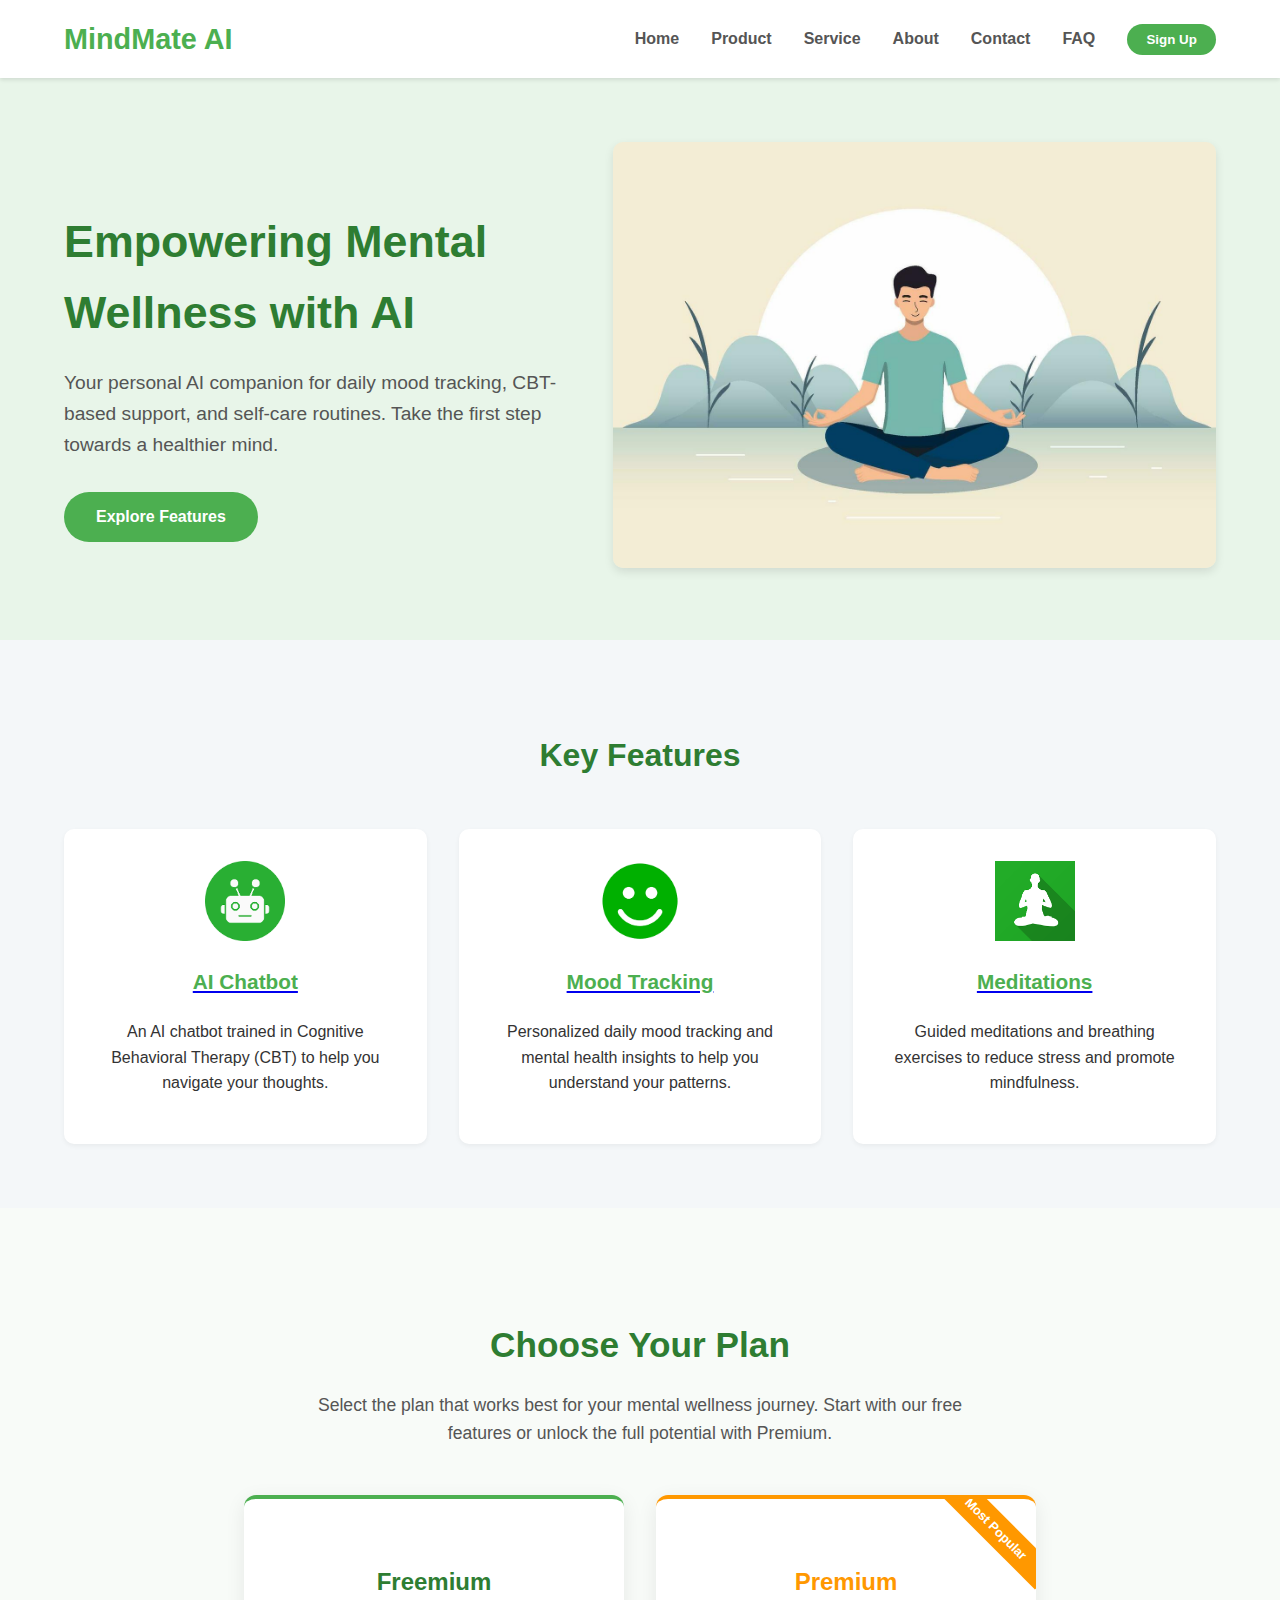
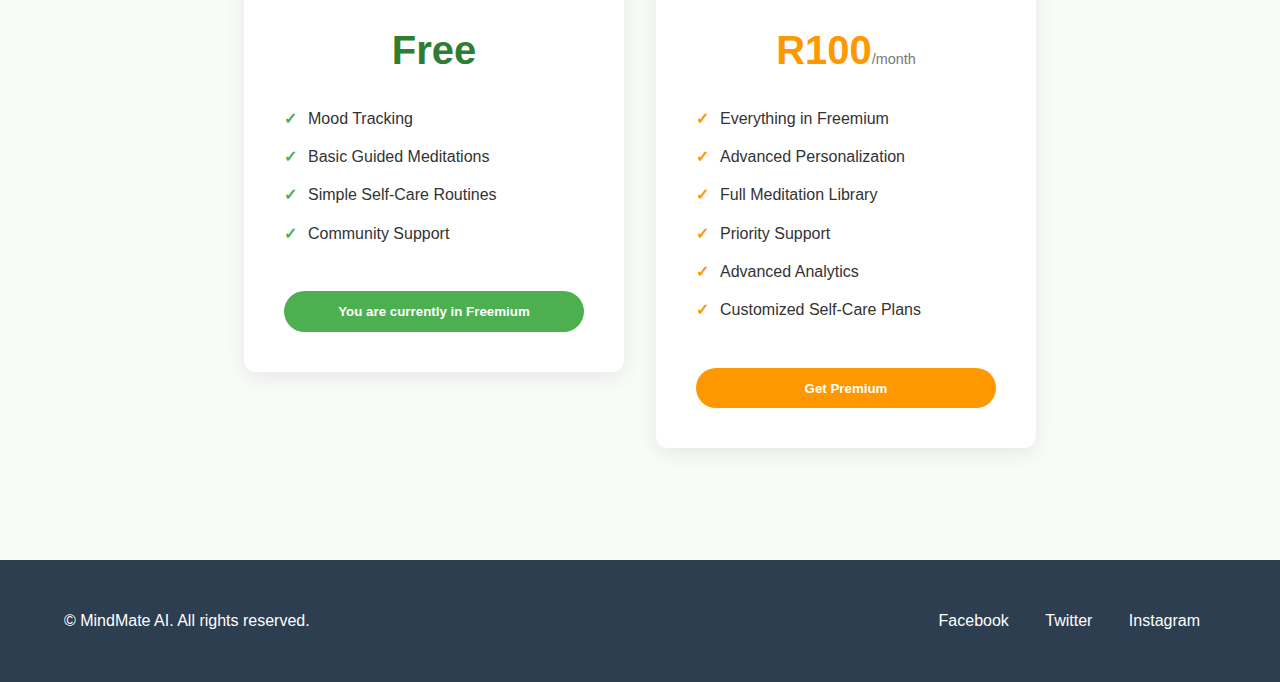
<file: index.html>
<!DOCTYPE html>
<html lang="en">
<head>
    <meta charset="UTF-8">
    <meta name="viewport" content="width=device-width, initial-scale=1.0">
    <title>MindMate AI - Empowering Mental Wellness</title>
    <link rel="stylesheet" href="style.css">
</head>
<body>

  <header class="main-header">
        <div class="logo">
            <h1>MindMate AI</h1>
        </div>
        <nav class="main-nav">
            <ul>
                <li><a href="index.html">Home</a></li>
                <li><a href="product.html">Product</a></li>
                <li><a href="service.html">Service</a></li>
                <li><a href="about.html">About</a></li>
                <li><a href="contact.html">Contact</a></li>
                <li><a href="faq.html">FAQ</a></li>
                <li><button class="signup-button" id="signupBtn">Sign Up</button></li>
            </ul>
        </nav>
    </header>

    <!-- Sign Up Modal -->
    <div class="modal" id="signupModal">
        <div class="modal-content">
            <span class="close-button" id="closeModal">&times;</span>
            <h2>Create Your Account</h2>
            <form id="signupForm">
                <div class="form-group">
                    <label for="name">Full Name</label>
                    <input type="text" id="name" name="name" required>
                </div>
                <div class="form-group">
                    <label for="email">Email Address</label>
                    <input type="email" id="email" name="email" required>
                </div>
                <div class="form-group">
                    <label for="password">Password</label>
                    <input type="password" id="password" name="password" required>
                </div>
                
                <button type="submit" class="form-submit">Sign Up</button>
            </form>
        </div>
    </div>

    <!-- Premium Sign Up Modal -->
    <div class="modal" id="premiumModal">
        <div class="modal-content">
            <span class="close-button" id="closePremiumModal">&times;</span>
            <h2>Upgrade to Premium</h2>
            <form id="premiumForm">
                <div class="form-group">
                    <label for="premium-name">Full Name</label>
                    <input type="text" id="premium-name" name="name" required>
                </div>
                <div class="form-group">
                    <label for="premium-email">Email Address</label>
                    <input type="email" id="premium-email" name="email" required>
                </div>
                <div class="form-group">
                    <label for="payment">Payment Method</label>
                    <select id="payment" name="payment">
                        <option value="credit">Credit Card</option>
                        <option value="debit">Debit Card</option>
                    </select>
                </div>
                <button type="submit" class="form-submit">Complete Upgrade</button>
            </form>
        </div>
    </div>

    <!-- Notification -->
    <div class="notification" id="notification">
        Thank you for your Premium request! We'll get back to you soon.
    </div>

    <section class="hero">
        <div class="hero-content">
            <h1>Empowering Mental Wellness with AI</h1>
            <p>Your personal AI companion for daily mood tracking, CBT-based support, and self-care routines. Take the first step towards a healthier mind.</p>
            <a href="#features" class="cta-button">Explore Features</a>
        </div>
        <div class="hero-image">
            <img src="picture-1.jpg" alt="MindMate AI App Interface">
        </div>
    </section>
    
    <section id="features" class="features-section">
        <h2>Key Features</h2>
            <div class="feature-grid">
            <div class="feature-item">
                 <a href="product.html#chatbot-section">
                <img src="picture-2.png" alt="AI Chatbot">
                <h3>AI Chatbot</h3></a>
                <p>An AI chatbot trained in Cognitive Behavioral Therapy (CBT) to help you navigate your thoughts.</p>
                </div>

            <div class="feature-item">
                <a href="product.html#mood-tracker-section">
                <img src="picture 3.png" alt="Mood Tracking">
                <h3>Mood Tracking</h3></a>
                <p>Personalized daily mood tracking and mental health insights to help you understand your patterns.</p>
            </div>

            <div class="feature-item">
                <a href="service.html#meditations-section">
                <img src="picture 4.png" alt="Meditations">
                <h3>Meditations</h3></a>
                <p>Guided meditations and breathing exercises to reduce stress and promote mindfulness.</p>
            </div>
        </div>
    </section>

    <!-- Pricing Section -->
    <section class="pricing-section">
        <h2>Choose Your Plan</h2>
        <p>Select the plan that works best for your mental wellness journey. Start with our free features or unlock the full potential with Premium.</p>
        
        <div class="pricing-container">
            <div class="pricing-plan freemium">
                <h3 class="plan-name">Freemium</h3>
                <div class="plan-price">Free</div>
                <ul class="plan-features">
                    <li>Mood Tracking</li>
                    <li>Basic Guided Meditations</li>
                    <li>Simple Self-Care Routines</li>
                    <li>Community Support</li>
                </ul>
                <button class="plan-button" id="freemiumBtn">You are currently in Freemium</button>
            </div>
            
            <div class="pricing-plan premium">
                <h3 class="plan-name">Premium</h3>
                <div class="plan-price">R100<span class="price-period">/month</span></div>
                <ul class="plan-features">
                    <li>Everything in Freemium</li>
                    <li>Advanced Personalization</li>
                    <li>Full Meditation Library</li>
                    <li>Priority Support</li>
                    <li>Advanced Analytics</li>
                    <li>Customized Self-Care Plans</li>
                </ul>
                <button class="plan-button" id="premiumBtn">Get Premium</button>
            </div>
        </div>
    
    </section>

    <!-- Footer -->
    <footer class="main-footer">
        <div class="footer-content">
            <p>&copy; MindMate AI. All rights reserved.</p>
            <div class="social-links">
                <a href="#">Facebook</a>
                <a href="#">Twitter</a>
                <a href="#">Instagram</a>
            </div>
        </div>
    </footer>

<script src="script.js"></script>
</file>
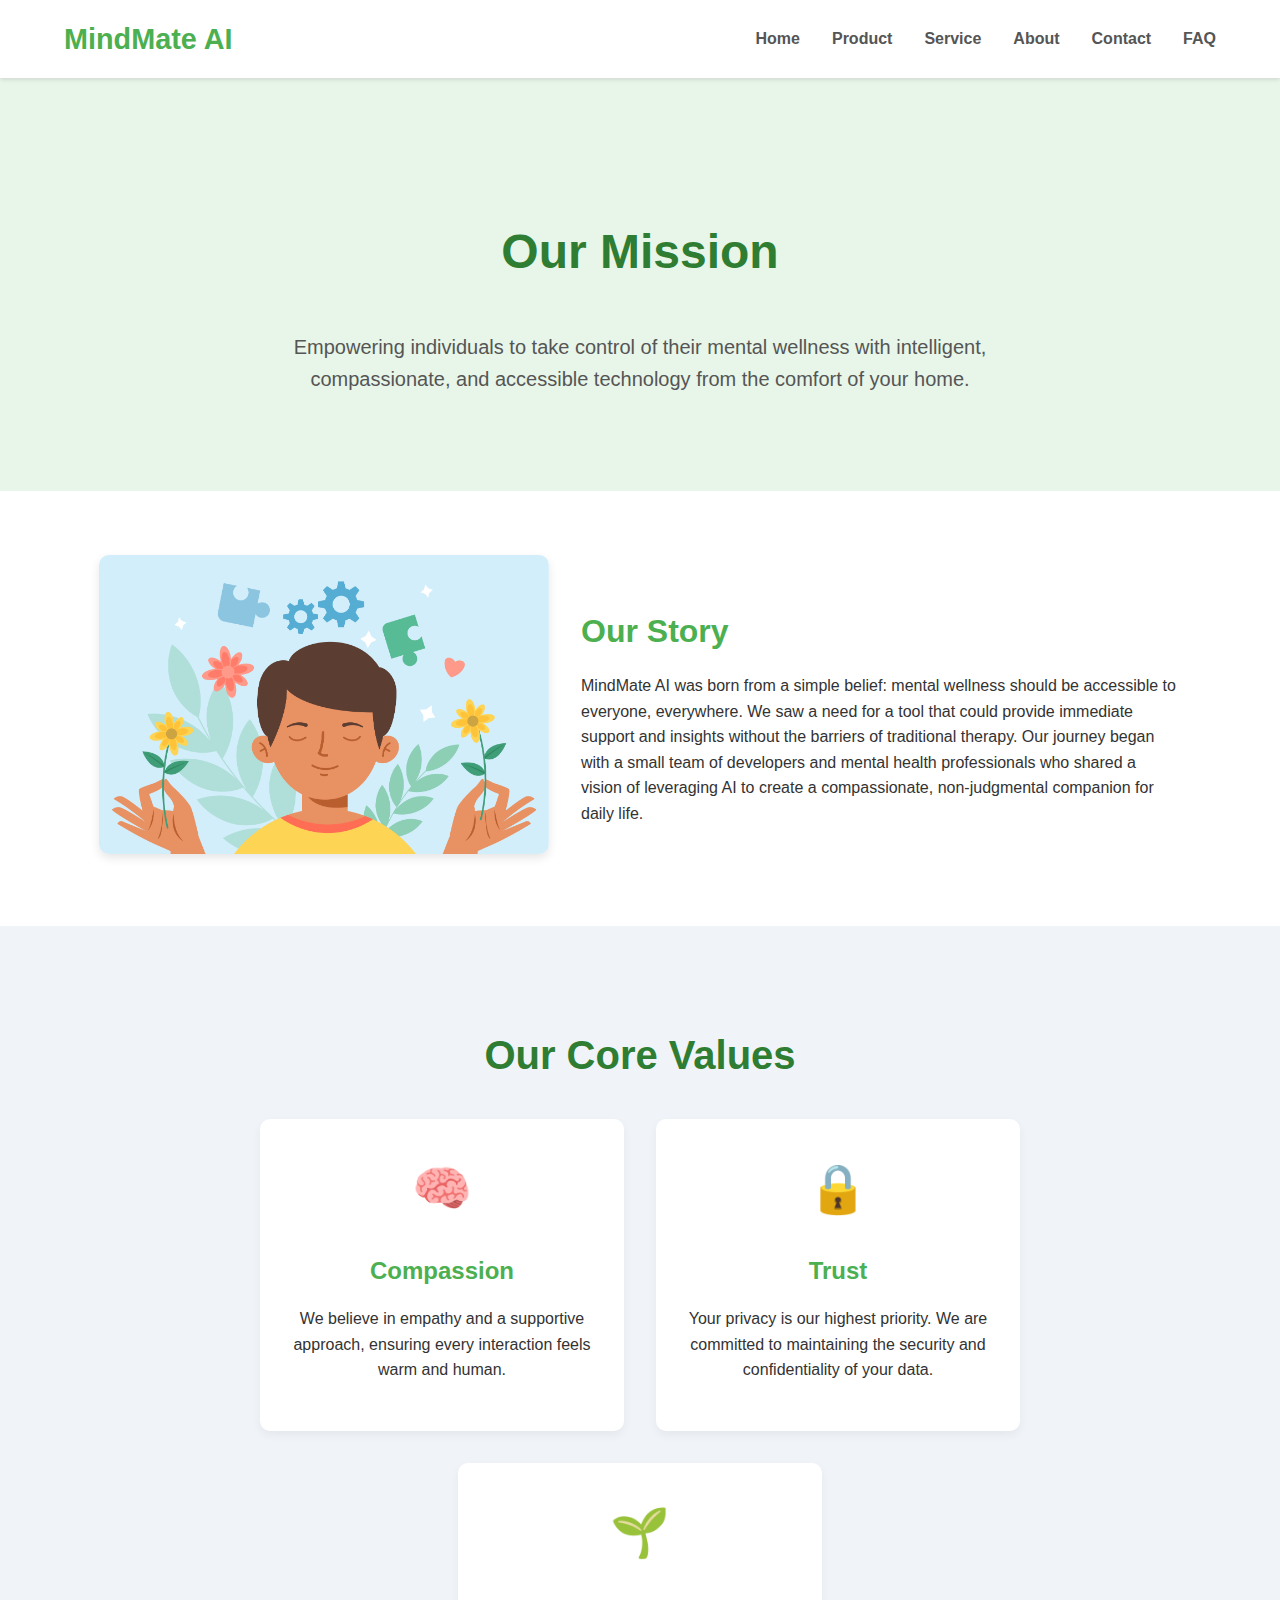
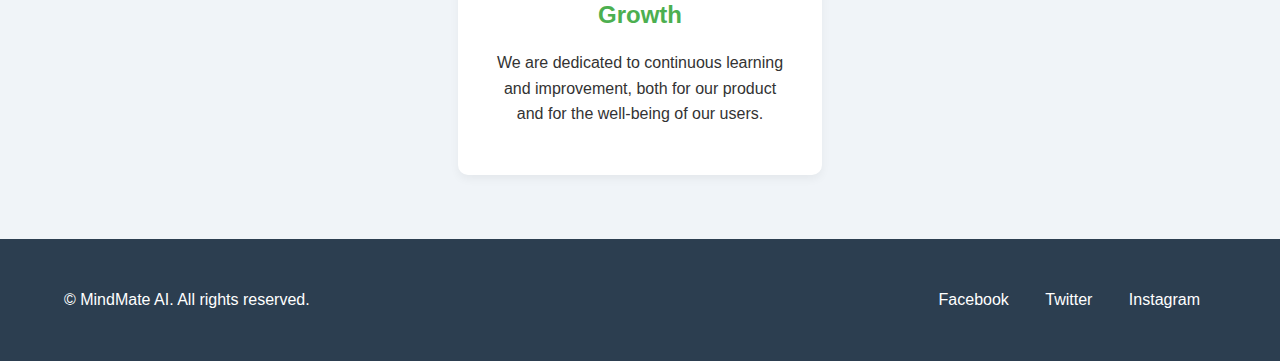
<file: about.html>
<!DOCTYPE html>
<html lang="en">
<head>
    <meta charset="UTF-8">
    <meta name="viewport" content="width=device-width, initial-scale=1.0">
    <title>About Us - MindMate AI</title>
    <link rel="stylesheet" href="style.css">
</head>
<body>

    <!-- Header and Navigation -->
    <header class="main-header">
        <div class="logo">
            <h1>MindMate AI</h1>
        </div>
        <nav class="main-nav">
            <ul>
                <li><a href="index.html">Home</a></li>
                <li><a href="product.html">Product</a></li>
                <li><a href="service.html">Service</a></li>
                <li><a href="about.html">About</a></li>
                <li><a href="contact.html">Contact</a></li>
                <li><a href="faq.html">FAQ</a></li>
            </ul>
        </nav>
    </header>

    <!-- About Section -->
    <section class="about-hero-section">
        <div class="about-hero-content">
            <h2>Our Mission</h2>
            <p>Empowering individuals to take control of their mental wellness with intelligent, compassionate, and accessible technology from the comfort of your home.</p>
        </div>
    </section>

    <!-- Story Section -->
    <section class="our-story-section">
        <div class="story-image">
            <img src="picture-5.png" width="450" height="450">
        </div>
        <div class="story-content">
            <h3>Our Story</h3>
            <p>MindMate AI was born from a simple belief: mental wellness should be accessible to everyone, everywhere. We saw a need for a tool that could provide
                 immediate support and insights without the barriers of traditional therapy. Our journey began with a small team of developers and mental health professionals
                  who shared a vision of leveraging AI to create a compassionate, non-judgmental companion for daily life.</p>
        </div>
    </section>

    <!-- Values Section -->
    <section class="our-values-section">
        <h2>Our Core Values</h2>
        <div class="values-grid">
            <div class="value-card">
                <div class="value-icon">🧠</div>
                <h3>Compassion</h3>
                <p>We believe in empathy and a supportive approach, ensuring every interaction feels warm and human.</p>
            </div>
            <div class="value-card">
                <div class="value-icon">🔒</div>
                <h3>Trust</h3>
                <p>Your privacy is our highest priority. We are committed to maintaining the security and confidentiality of your data.</p>
            </div>
            <div class="value-card">
                <div class="value-icon">🌱</div>
                <h3>Growth</h3>
                <p>We are dedicated to continuous learning and improvement, both for our product and for the well-being of our users.</p>
            </div>
        </div>
    </section>

    <!-- Footer -->
    <footer class="main-footer">
        <div class="footer-content">
            <p>&copy; MindMate AI. All rights reserved.</p>
            <div class="social-links">
                <a href="#">Facebook</a>
                <a href="#">Twitter</a>
                <a href="#">Instagram</a>
            </div>
        </div>
    </footer>

</body>
</html>
</file>
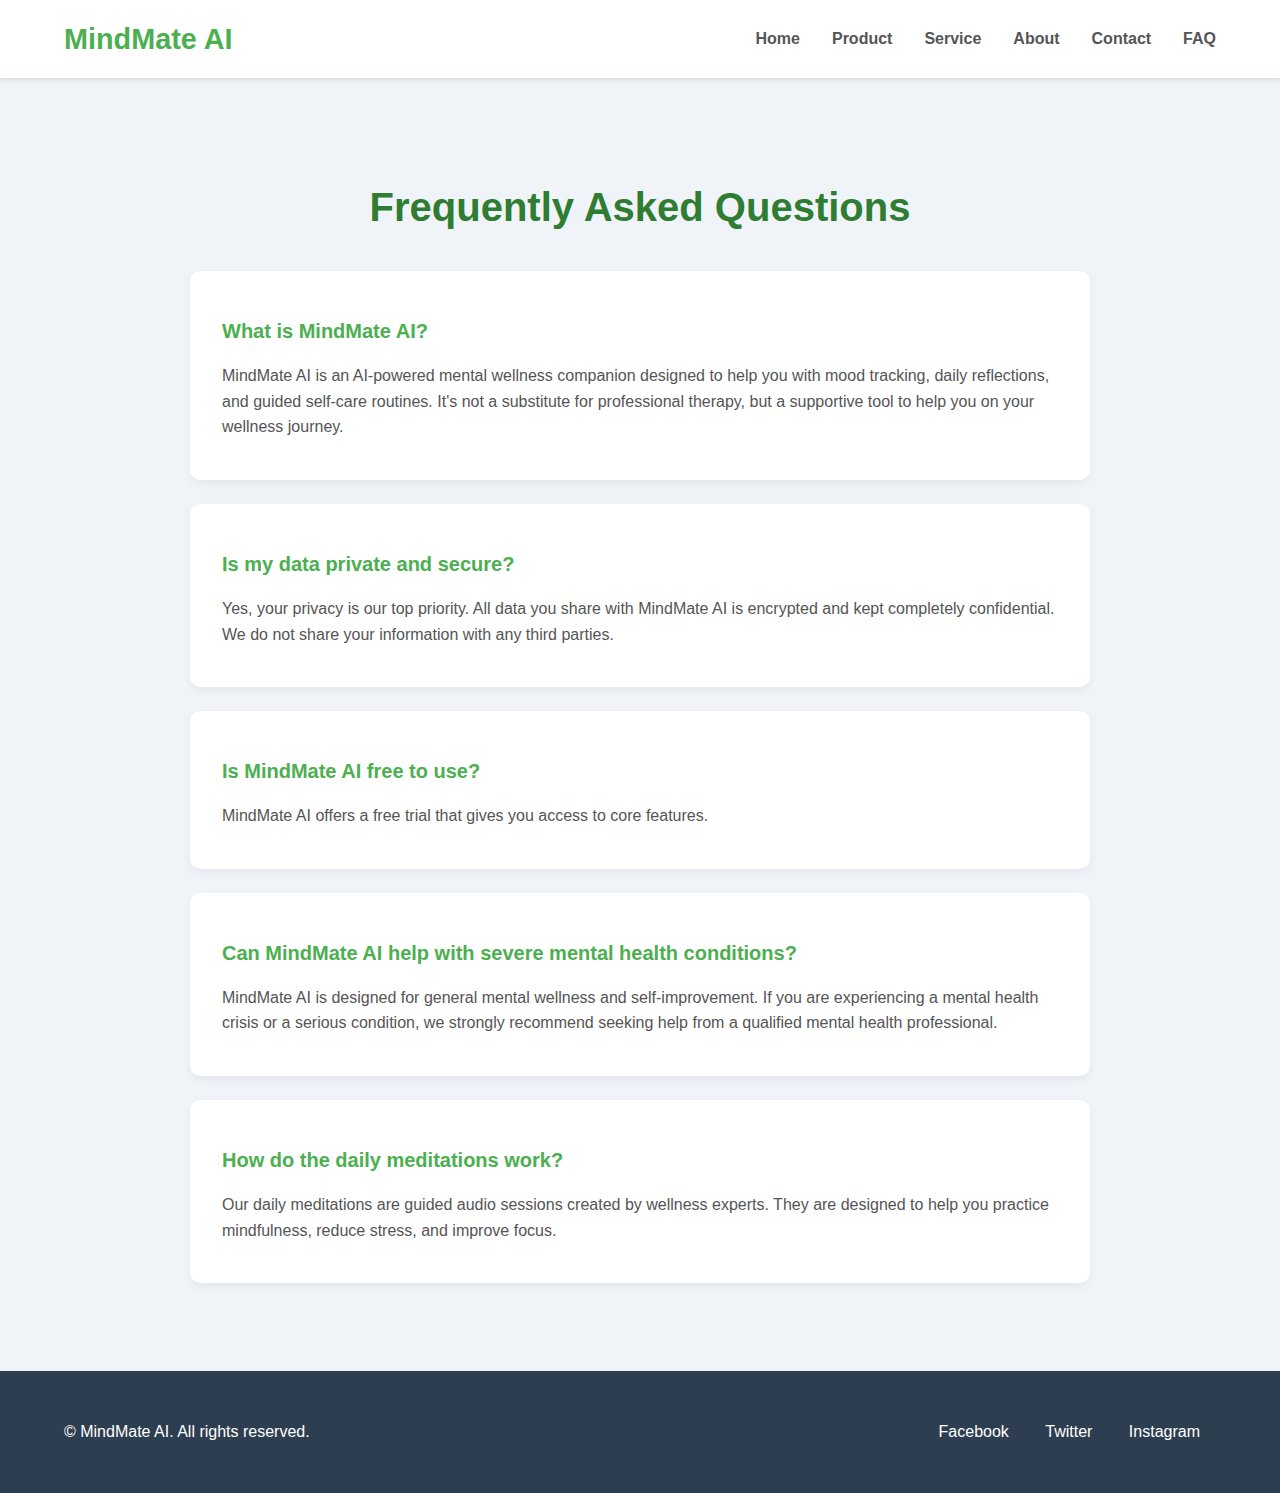
<file: FAQ.html>
<!DOCTYPE html>
<html lang="en">
<head>
    <meta charset="UTF-8">
    <meta name="viewport" content="width=device-width, initial-scale=1.0">
    <title>FAQ - MindMate AI</title>
    <link rel="stylesheet" href="style.css">
</head>
<body>

    <!-- Header and Navigation -->
    <header class="main-header">
        <div class="logo">
            <h1>MindMate AI</h1>
        </div>
        <nav class="main-nav">
            <ul>
                <li><a href="index.html">Home</a></li>
                <li><a href="product.html">Product</a></li>
                <li><a href="service.html">Service</a></li>
                <li><a href="about.html">About</a></li>
                <li><a href="contact.html">Contact</a></li>
                <li><a href="faq.html">FAQ</a></li>
            </ul>
        </nav>
    </header>

    <!-- FAQ Section -->
    <section class="faq-section">
        <h2>Frequently Asked Questions</h2>
        <div class="faq-container">
            <div class="faq-item">
                <h3>What is MindMate AI?</h3>
                <p>MindMate AI is an AI-powered mental wellness companion designed to help you with mood tracking, daily reflections, and guided self-care routines. 
                    It's not a substitute for professional therapy, but a supportive tool to help you on your wellness journey.</p>
            </div>
            <div class="faq-item">
                <h3>Is my data private and secure?</h3>
                <p>Yes, your privacy is our top priority. All data you share with MindMate AI is encrypted and kept completely confidential. We do not share your information
                     with any third parties.</p>
            </div>
            <div class="faq-item">
                <h3>Is MindMate AI free to use?</h3>
                <p>MindMate AI offers a free trial that gives you access to core features.</p>
            </div>
            <div class="faq-item">
                <h3>Can MindMate AI help with severe mental health conditions?</h3>
                <p>MindMate AI is designed for general mental wellness and self-improvement. If you are experiencing a mental health crisis or a serious condition, 
                    we strongly recommend seeking help from a qualified mental health professional.</p>
            </div>
            <div class="faq-item">
                <h3>How do the daily meditations work?</h3>
                <p>Our daily meditations are guided audio sessions created by wellness experts. They are designed to help you practice mindfulness, reduce stress, and improve focus.</p>
            </div>
        </div>
    </section>

    <!-- Footer -->
    <footer class="main-footer">
        <div class="footer-content">
            <p>&copy; MindMate AI. All rights reserved.</p>
            <div class="social-links">
                <a href="#">Facebook</a>
                <a href="#">Twitter</a>
                <a href="#">Instagram</a>
            </div>
        </div>
    </footer>

</body>
</html>
</file>
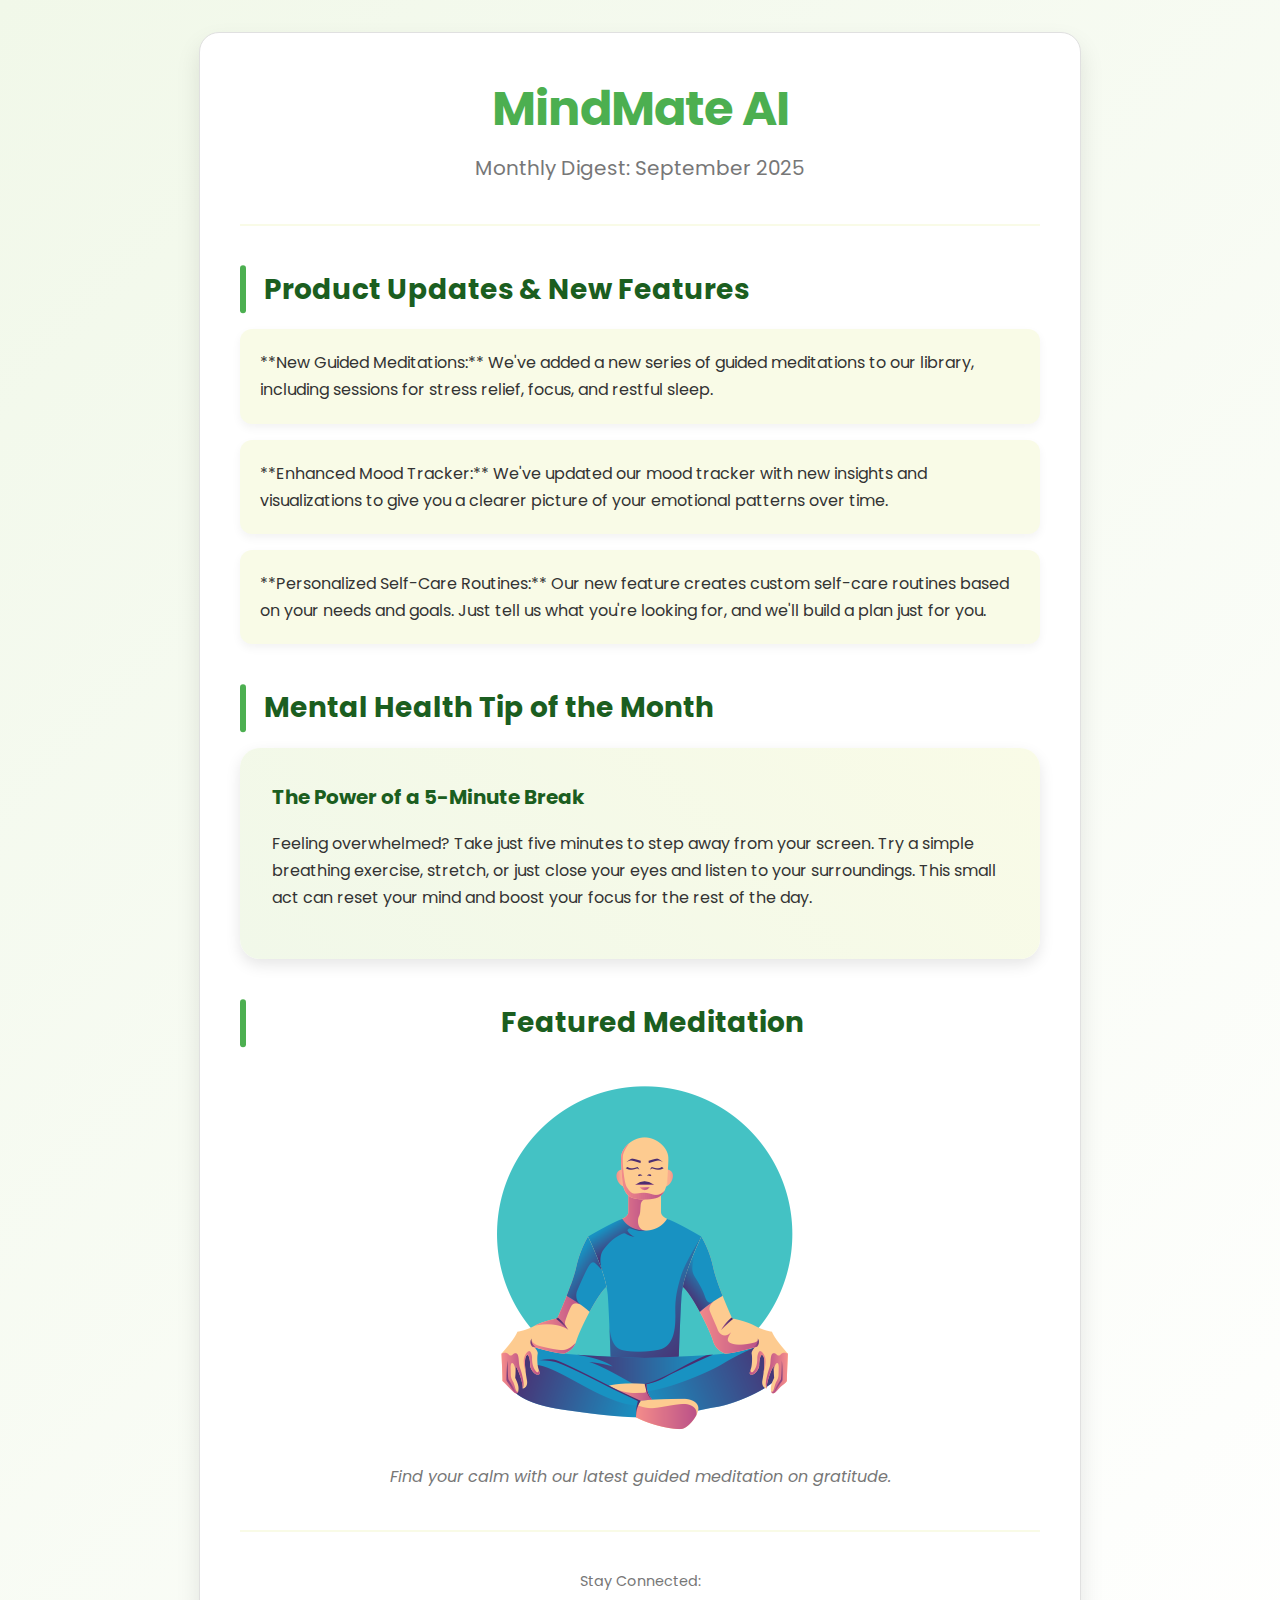
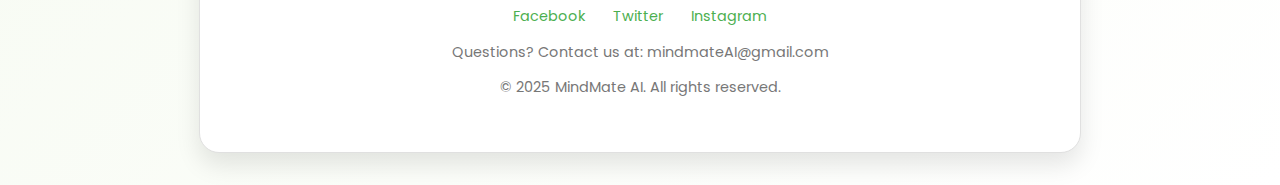
<file: newsletter.html>
<!DOCTYPE html>
<html lang="en">
<head>
    <meta charset="UTF-8">
    <meta name="viewport" content="width=device-width, initial-scale=1.0">
    <title>MindMate AI Monthly Digest</title>
    <link rel="preconnect" href="https://fonts.googleapis.com">
    <link rel="preconnect" href="https://fonts.gstatic.com" crossorigin>
    <link href="https://fonts.googleapis.com/css2?family=Poppins:wght@400;600;700&display=swap" rel="stylesheet">
    <style>
        /* Color Palette Variables */
:root {
    --primary-color: #4CAF50;
    --secondary-color: #f1f8e9;
    --accent-color: #1b5e20;
    --text-color: #333333;
    --light-text-color: #777777;
    --card-bg-color: #f9fbe7;
}

/* General Body and Container Styles */
body {
    font-family: 'Poppins', sans-serif;
    margin: 0;
    padding: 0;
    background: linear-gradient(135deg, var(--secondary-color) 0%, #ffffff 100%);
    color: var(--text-color);
    -webkit-font-smoothing: antialiased;
    -moz-osx-font-smoothing: grayscale;
}

.newsletter-container {
    max-width: 800px;
    margin: 2rem auto;
    background-color: #ffffff;
    padding: 2.5rem;
    border-radius: 20px;
    box-shadow: 0 12px 25px rgba(0, 0, 0, 0.1);
    border: 1px solid #e0e0e0;
}

/* Header Styles */
.newsletter-header {
    text-align: center;
    border-bottom: 2px solid var(--card-bg-color);
    padding-bottom: 1.5rem;
    margin-bottom: 2rem;
}

.newsletter-header .logo h1 {
    font-size: 3rem;
    font-weight: 700;
    color: var(--primary-color);
    margin: 0;
    letter-spacing: -1px;
}

.newsletter-header h2 {
    font-size: 1.25rem;
    color: var(--light-text-color);
    margin-top: 0.5rem;
    font-weight: 400;
}

/* Main Content and Section Styles */
.newsletter-content {
    line-height: 1.7;
}

.newsletter-content h3 {
    color: var(--accent-color);
    font-size: 1.75rem;
    font-weight: 700;
    margin-top: 2.5rem;
    margin-bottom: 1rem;
    position: relative;
    padding-left: 1.5rem;
}

.newsletter-content h3::before {
    content: '';
    position: absolute;
    left: 0;
    top: 50%;
    transform: translateY(-50%);
    height: 100%;
    width: 6px;
    background-color: var(--primary-color);
    border-radius: 3px;
}

.newsletter-content ul {
    list-style-type: none;
    padding: 0;
}

.newsletter-content li {
    background-color: var(--card-bg-color);
    padding: 1.25rem;
    border-radius: 12px;
    margin-bottom: 1rem;
    box-shadow: 0 4px 10px rgba(0, 0, 0, 0.05);
    transition: transform 0.3s ease, box-shadow 0.3s ease;
}

.newsletter-content li:hover {
    transform: translateY(-5px);
    box-shadow: 0 8px 20px rgba(0, 0, 0, 0.1);
}

.tip-card {
    background: linear-gradient(45deg, var(--secondary-color), var(--card-bg-color));
    padding: 2rem;
    border-radius: 20px;
    box-shadow: 0 6px 15px rgba(0, 0, 0, 0.1);
}

.tip-card h4 {
    color: var(--accent-color);
    font-size: 1.25rem;
    font-weight: 700;
    margin: 0 0 0.75rem;
}

/* Multimedia Styles */
.section-media {
    text-align: center;
    margin-top: 2.5rem;
}

.featured-image {
    width: 100%;
    height: auto;
    border-radius: 15px;
    box-shadow: 0 8px 20px rgba(0, 0, 0, 0.1);
    transition: transform 0.3s ease;
}

.featured-image:hover {
    transform: scale(1.02);
}

.image-caption {
    font-style: italic;
    color: var(--light-text-color);
    margin-top: 0.75rem;
}

/* Footer Styles */
.newsletter-footer {
    text-align: center;
    border-top: 2px solid var(--card-bg-color);
    padding-top: 1.5rem;
    margin-top: 2.5rem;
    font-size: 0.9rem;
    color: var(--light-text-color);
}

.newsletter-footer a {
    color: var(--primary-color);
    text-decoration: none;
    margin: 0 0.75rem;
    transition: color 0.2s ease-in-out;
}

.newsletter-footer a:hover {
    color: var(--accent-color);
    text-decoration: underline;
}

.footer-links {
    margin-bottom: 0.5rem;
}

.contact-info a {
    font-weight: 600;
}

/* Responsive Design */
@media (max-width: 600px) {
    .newsletter-container {
        padding: 1.5rem;
        margin: 1rem;
    }

    .newsletter-header .logo h1 {
        font-size: 2.25rem;
    }
}

    </style>
</head>
<body>

    <div class="newsletter-container">
        <!-- Header Section -->
        <header class="newsletter-header">
            <div class="logo">
                <h1>MindMate AI</h1>
            </div>
            <h2>Monthly Digest: September 2025</h2>
        </header>

        <!-- Main Content Section -->
        <main class="newsletter-content">
            <section class="section-updates">
                <h3>Product Updates & New Features</h3>
                <ul>
                    <li>**New Guided Meditations:** We've added a new series of guided meditations to our library, including sessions for stress relief, focus, and restful sleep.</li>
                    <li>**Enhanced Mood Tracker:** We've updated our mood tracker with new insights and visualizations to give you a clearer picture of your emotional patterns over time.</li>
                    <li>**Personalized Self-Care Routines:** Our new feature creates custom self-care routines based on your needs and goals. Just tell us what you're looking for, and we'll build a plan just for you.</li>
                </ul>
            </section>

            <section class="section-tips">
                <h3>Mental Health Tip of the Month</h3>
                <div class="tip-card">
                    <h4>The Power of a 5-Minute Break</h4>
                    <p>Feeling overwhelmed? Take just five minutes to step away from your screen. Try a simple breathing exercise, stretch, or just close your eyes and listen to your surroundings. This small act can reset your mind and boost your focus for the rest of the day.</p>
                </div>
            </section>

            <!-- Multimedia Section -->
            <section class="section-media">
                <h3>Featured Meditation</h3>
                <img src="picture 6.png">
                <p class="image-caption">
                    Find your calm with our latest guided meditation on gratitude.
                </p>
            </section>
        </main>

        <!-- Footer Section -->
        <footer class="newsletter-footer">
            <div class="footer-links">
                <p>Stay Connected:</p>
                <a href="#">Facebook</a>
                <a href="#">Twitter</a>
                <a href="#">Instagram</a>
            </div>
            <div class="contact-info">
                <p>Questions? Contact us at: mindmateAI@gmail.com</a></p>
            </div>
            <p>&copy; 2025 MindMate AI. All rights reserved.</p>
        </footer>
    </div>

</body>
</html>
</file>
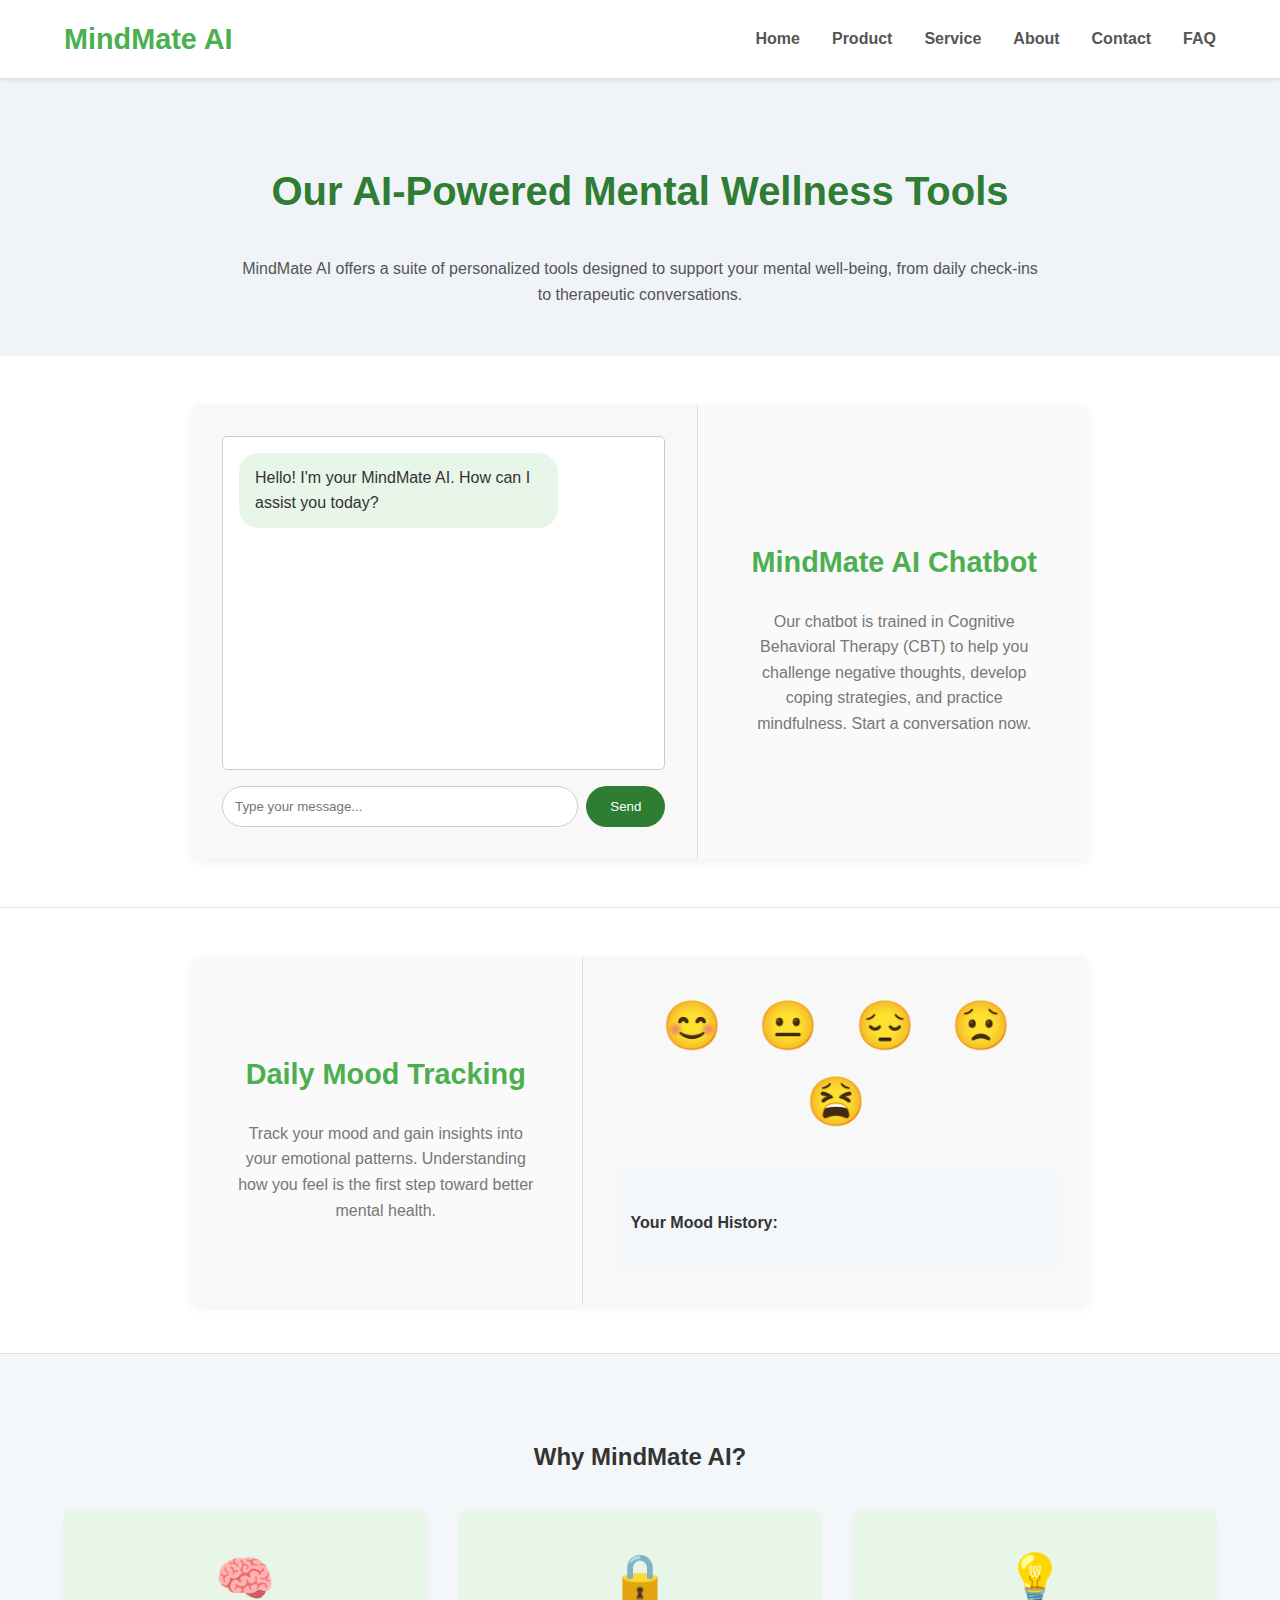
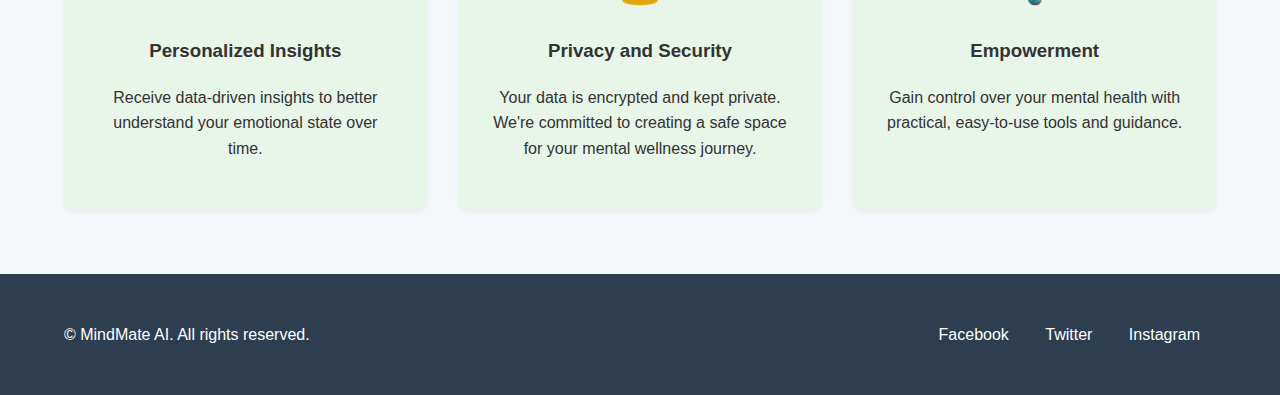
<file: product.html>
<!DOCTYPE html>
<html lang="en">
<head>
    <meta charset="UTF-8">
    <meta name="viewport" content="width=device-width, initial-scale=1.0">
    <title>MindMate AI - Our Product</title>
    <link rel="stylesheet" href="style.css">
</head>
<body>
    
    <!-- Header and Navigation -->
    <header class="main-header">
        <div class="logo">
            <h1>MindMate AI</h1>
        </div>
        <nav class="main-nav">
            <ul>
                <li><a href="index.html">Home</a></li>
                <li><a href="product.html">Product</a></li>
                <li><a href="service.html">Service</a></li>
                <li><a href="about.html">About</a></li>
                <li><a href="contact.html">Contact</a></li>
                <li><a href="faq.html">FAQ</a></li>
            </ul>
        </nav>
    </header>

    <section class="product-intro">
        <h2>Our AI-Powered Mental Wellness Tools</h2>
        <p>MindMate AI offers a suite of personalized tools designed to support your mental well-being, from daily check-ins to therapeutic conversations.</p>
    </section>

    <section id="chatbot-section" class="tool-section chatbot-section">
        <div class="tool-card">
            <div class="tool-content">
                <h3>MindMate AI Chatbot</h3>
                <p>Our chatbot is trained in Cognitive Behavioral Therapy (CBT) to help you challenge negative thoughts, develop coping strategies, and practice mindfulness. Start a conversation now.</p>
            </div>
            <div class="tool-interface" id="chatbot-interface">
                <div id="chat-window">
                    <div class="message bot-message">Hello! I'm your MindMate AI. How can I assist you today?</div>
                </div>
                <div id="chat-input-container">
                    <input type="text" id="user-input" placeholder="Type your message...">
                    <button id="send-button">Send</button>
                </div>
            </div>
        </div>
    </section>

    <section class="tool-section mood-tracker-section">
        <div class="tool-card">
            <div class="tool-content">
                <h3>Daily Mood Tracking</h3>
                <p>Track your mood and gain insights into your emotional patterns. Understanding how you feel is the first step toward better mental health.</p>
            </div>
            <div class="tool-interface mood-tracker-interface">
                <div class="mood-emojis">
                    <span class="mood-option" data-mood="happy" aria-label="Happy">😊</span>
                    <span class="mood-option" data-mood="neutral" aria-label="Neutral">😐</span>
                    <span class="mood-option" data-mood="sad" aria-label="Sad">😔</span>
                    <span class="mood-option" data-mood="anxious" aria-label="Anxious">😟</span>
                    <span class="mood-option" data-mood="stressed" aria-label="Stressed">😫</span>
                </div>
                <div id="mood-log-container">
                    <h4>Your Mood History:</h4>
                    <ul id="mood-log"></ul>
                </div>
            </div>
        </div>
    </section>

    <section class="benefits-section">
        <h2>Why MindMate AI?</h2>
        <div class="benefits-grid">
            <div class="benefit-item">
                <div class="benefit-icon">🧠</div>
                <h3>Personalized Insights</h3>
                <p>Receive data-driven insights to better understand your emotional state over time.</p>
            </div>
            <div class="benefit-item">
                <div class="benefit-icon">🔒</div>
                <h3>Privacy and Security</h3>
                <p>Your data is encrypted and kept private. We're committed to creating a safe space for your mental wellness journey.</p>
            </div>
            <div class="benefit-item">
                <div class="benefit-icon">💡</div>
                <h3>Empowerment</h3>
                <p>Gain control over your mental health with practical, easy-to-use tools and guidance.</p>
            </div>
        </div>
    </section>

    <!-- Footer -->
    <footer class="main-footer">
        <div class="footer-content">
            <p>&copy; MindMate AI. All rights reserved.</p>
            <div class="social-links">
                <a href="#">Facebook</a>
                <a href="#">Twitter</a>
                <a href="#">Instagram</a>
            </div>
        </div>
    </footer>

    <script src="script.js"></script>

</body>
</html>
</file>
<file: style.css>
body {
            font-family: 'Poppins', sans-serif;
            margin: 0;
            padding: 0;
            line-height: 1.6;
            color: #333;
            background-color: #f4f7f9;
        }

        /* Header and Navigation */
        .main-header {
            display: flex;
            justify-content: space-between;
            align-items: center;
            padding: 1rem 5%;
            background-color: #fff;
            box-shadow: 0 2px 4px rgba(0, 0, 0, 0.1);
            position: relative;
        }

        .main-header .logo h1 {
            margin: 0;
            font-size: 1.8rem;
            color: #4CAF50; 
        }

        .main-nav ul {
            list-style: none;
            margin: 0;
            padding: 0;
            display: flex;
            align-items: center;
        }

        .main-nav li {
            margin-left: 2rem;
        }

        .main-nav a {
            text-decoration: none;
            color: #555;
            font-weight: 600;
            transition: color 0.3s ease;
        }

        .main-nav a:hover {
            color: #4CAF50;
        }

        /* Sign Up Button */
        .signup-button {
            background-color: #4CAF50;
            color: white;
            border: none;
            padding: 0.5rem 1.2rem;
            border-radius: 50px;
            font-weight: 600;
            cursor: pointer;
            transition: background-color 0.3s ease;
        }

        .signup-button:hover {
            background-color: #388e3c;
        }

        /* Sign Up Modal */
        .modal {
            display: none;
            position: fixed;
            top: 0;
            left: 0;
            width: 100%;
            height: 100%;
            background-color: rgba(0, 0, 0, 0.5);
            z-index: 1000;
            justify-content: center;
            align-items: center;
        }

        .modal-content {
            background-color: white;
            padding: 2rem;
            border-radius: 10px;
            width: 90%;
            max-width: 400px;
            box-shadow: 0 5px 15px rgba(0, 0, 0, 0.2);
            position: relative;
        }

        .close-button {
            position: absolute;
            top: 1rem;
            right: 1rem;
            font-size: 1.5rem;
            cursor: pointer;
            color: #777;
        }

        .close-button:hover {
            color: #333;
        }

        .modal h2 {
            color: #2e7d32;
            margin-top: 0;
        }

        .form-group {
            margin-bottom: 1.2rem;
        }

        .form-group label {
            display: block;
            margin-bottom: 0.5rem;
            font-weight: 500;
        }

        .form-group input,
        .form-group select {
            width: 100%;
            padding: 0.8rem;
            border: 1px solid #ddd;
            border-radius: 4px;
            font-family: 'Poppins', sans-serif;
        }

        .form-submit {
            background-color: #4CAF50;
            color: white;
            border: none;
            padding: 0.8rem;
            width: 100%;
            border-radius: 4px;
            font-weight: 600;
            cursor: pointer;
            transition: background-color 0.3s ease;
        }

        .form-submit:hover {
            background-color: #388e3c;
        }

        /* Notification */
        .notification {
            position: fixed;
            top: 20px;
            right: 20px;
            background-color: #4CAF50;
            color: white;
            padding: 1rem 1.5rem;
            border-radius: 4px;
            box-shadow: 0 3px 10px rgba(0, 0, 0, 0.2);
            z-index: 1001;
            display: none;
            animation: slideIn 0.3s ease;
        }

        @keyframes slideIn {
            from {
                transform: translateX(100%);
                opacity: 0;
            }
            to {
                transform: translateX(0);
                opacity: 1;
            }
        }

        /* Hero Section */
        .hero {
            display: flex;
            flex-direction: column;
            align-items: center;
            padding: 4rem 5%;
            text-align: center;
            background-color: #e8f5e9; 
        }

        .hero-content {
            max-width: 600px;
        }

        .hero h1 {
            font-size: 2.8rem;
            color: #2e7d32;
            margin-bottom: 1rem;
        }

        .hero p {
            font-size: 1.2rem;
            color: #555;
            margin-bottom: 2rem;
        }

        .cta-button {
            display: inline-block;
            background-color: #4CAF50;
            color: #fff;
            padding: 0.75rem 2rem;
            border-radius: 50px;
            text-decoration: none;
            font-weight: 600;
            transition: background-color 0.3s ease, transform 0.3s ease;
        }

        .cta-button:hover {
            background-color: #388e3c;
            transform: translateY(-2px);
        }

        .hero-image {
            margin-top: 2rem;
            max-width: 100%;
        }

        .hero-image img {
            width: 100%;
            height: auto;
            border-radius: 10px;
            box-shadow: 0 4px 10px rgba(0, 0, 0, 0.1);
        }

        /* Features Section */
        .features-section {
            padding: 4rem 5%;
            text-align: center;
        }

        .features-section h2 {
            font-size: 2rem;
            color: #2e7d32;
            margin-bottom: 3rem;
        }

        .feature-grid {
            display: grid;
            grid-template-columns: repeat(auto-fit, minmax(250px, 1fr));
            gap: 2rem;
        }

        .feature-item {
            background-color: #fff;
            padding: 2rem;
            border-radius: 10px;
            box-shadow: 0 2px 5px rgba(0, 0, 0, 0.05);
            transition: transform 0.3s ease;
        }

        .feature-item:hover {
            transform: translateY(-5px);
        }

        .feature-item img {
            width: 80px;
            height: 80px;
            margin-bottom: 1rem;
        }

        .feature-item h3 {
            font-size: 1.3rem;
            color: #4CAF50;
            margin-top: 0;
        }

        /* Pricing Section */
        .pricing-section {
            padding: 5rem 5%;
            background-color: #f8fbf8;
            text-align: center;
        }

        .pricing-section h2 {
            font-size: 2.2rem;
            color: #2e7d32;
            margin-bottom: 1rem;
        }

        .pricing-section p {
            font-size: 1.1rem;
            color: #555;
            margin-bottom: 3rem;
            max-width: 700px;
            margin-left: auto;
            margin-right: auto;
        }

        .pricing-container {
            display: flex;
            justify-content: center;
            flex-wrap: wrap;
            gap: 2rem;
            margin-bottom: 2rem;
            align-items: stretch;
        }

        .pricing-plan {
            background-color: #fff;
            border-radius: 12px;
            box-shadow: 0 5px 20px rgba(0, 0, 0, 0.08);
            padding: 2.5rem;
            width: 300px;
            transition: transform 0.3s ease, box-shadow 0.3s ease;
            position: relative;
            overflow: hidden;
            display: flex;
            flex-direction: column;
            height: 100%;
        }

        .pricing-plan:hover {
            transform: translateY(-10px);
            box-shadow: 0 15px 30px rgba(0, 0, 0, 0.12);
        }

        .pricing-plan.freemium {
            border-top: 4px solid #4CAF50;
        }

        .pricing-plan.premium {
            border-top: 4px solid #ff9800;
        }

        .pricing-plan.premium::before {
            content: "Most Popular";
            position: absolute;
            top: 15px;
            right: -30px;
            background-color: #ff9800;
            color: white;
            padding: 5px 30px;
            font-size: 0.8rem;
            font-weight: 600;
            transform: rotate(45deg);
        }

        .plan-name {
            font-size: 1.5rem;
            font-weight: 700;
            margin-bottom: 1rem;
            color: #2e7d32;
        }

        .pricing-plan.premium .plan-name {
            color: #ff9800;
        }

        .plan-price {
            font-size: 2.5rem;
            font-weight: 800;
            margin-bottom: 1.5rem;
            color: #2e7d32;
        }

        .pricing-plan.premium .plan-price {
            color: #ff9800;
        }

        .price-period {
            font-size: 0.9rem;
            color: #777;
            font-weight: normal;
        }

        .plan-features {
            list-style-type: none;
            padding: 0;
            margin: 0 0 2rem 0;
            text-align: left;
            flex-grow: 1;
        }

        .plan-features li {
            margin-bottom: 0.8rem;
            padding-left: 1.5rem;
            position: relative;
        }

        .plan-features li::before {
            content: "✓";
            position: absolute;
            left: 0;
            color: #4CAF50;
            font-weight: bold;
        }

        .pricing-plan.premium .plan-features li::before {
            color: #ff9800;
        }

        .plan-button {
            display: inline-block;
            padding: 0.8rem 2rem;
            background-color: #4CAF50;
            color: white;
            text-decoration: none;
            border-radius: 50px;
            font-weight: 600;
            transition: all 0.3s ease;
            width: 100%;
            text-align: center;
            margin-top: auto;
            cursor: pointer;
            border: none;
        }

        .pricing-plan.premium .plan-button {
            background-color: #ff9800;
        }

        .plan-button:hover {
            background-color: #388e3c;
        }

        .pricing-plan.premium .plan-button:hover {
            background-color: #f57c00;
        }

        /* Footer */
        .main-footer {
            background-color: #2c3e50; 
            color: #fff;
            text-align: center;
            padding: 2rem 5%;
        }

        .footer-content {
            display: flex;
            flex-direction: column;
            align-items: center;
        }

        .social-links a {
            color: #fff;
            text-decoration: none;
            margin: 0 1rem;
            transition: color 0.3s ease;
        }

        .social-links a:hover {
            color: #4CAF50;
        }

        /* Mobile Responsiveness */
        @media (min-width: 768px) {
            .hero {
                flex-direction: row;
                text-align: left;
                justify-content: space-between;
            }

            .hero-image {
                margin-top: 0;
                margin-left: 2rem;
            }

            .footer-content {
                flex-direction: row;
                justify-content: space-between;
            }
        }

        @media (max-width: 768px) {
            .pricing-container {
                flex-direction: column;
                align-items: center;
            }
            
            .pricing-plan {
                width: 100%;
                max-width: 350px;
            }
            
            .main-nav ul {
                flex-wrap: wrap;
            }
            
            .main-nav li {
                margin: 0.5rem;
            }
        }

.product-intro {
    text-align: center;
    padding: 3rem 5%;
    background-color: #f0f4f8;
}

.product-intro h2 {
    color: #2e7d32;
    font-size: 2.5rem;
}

.product-intro p {
    max-width: 800px;
    margin: 0 auto;
    color: #555;
}

.tool-section {
    padding: 3rem 5%;
    background-color: #fff;
    border-bottom: 1px solid #e0e0e0;
}

.tool-card {
    display: flex;
    flex-direction: column;
    background-color: #fafafa;
    border-radius: 10px;
    box-shadow: 0 4px 10px rgba(0, 0, 0, 0.05);
    overflow: hidden;
    max-width: 900px;
    margin: 0 auto;
}

.tool-content {
    padding: 2rem;
    text-align: center;
}

.tool-content h3 {
    font-size: 1.8rem;
    color: #4CAF50;
    margin-bottom: 0.5rem;
}

.tool-content p {
    color: #777;
}

.tool-interface {
    background-color: #f8f8f8;
    padding: 2rem;
    border-top: 1px solid #e0e0e0;
}

#chat-window {
    height: 300px;
    overflow-y: scroll;
    border: 1px solid #ccc;
    padding: 1rem;
    background-color: #fff;
    border-radius: 5px;
    margin-bottom: 1rem;
    display: flex;
    flex-direction: column;
}

.message {
    padding: 0.75rem 1rem;
    border-radius: 20px;
    max-width: 70%;
    margin-bottom: 0.75rem;
}

.bot-message {
    background-color: #e8f5e9;
    color: #333;
    align-self: flex-start;
}

.user-message {
    background-color: #4CAF50;
    color: #fff;
    align-self: flex-end;
}

#chat-input-container {
    display: flex;
    gap: 0.5rem;
}

#user-input {
    flex-grow: 1;
    padding: 0.75rem;
    border: 1px solid #ccc;
    border-radius: 50px;
}

#send-button {
    padding: 0.75rem 1.5rem;
    background-color: #2e7d32;
    color: #fff;
    border: none;
    border-radius: 50px;
    cursor: pointer;
    transition: background-color 0.3s ease;
}

#send-button:hover {
    background-color: #1b5e20;
}

.mood-emojis {
    text-align: center;
    margin-bottom: 2rem;
}

.mood-option {
    font-size: 3rem;
    cursor: pointer;
    transition: transform 0.2s ease;
    margin: 0 1rem;
}

.mood-option:hover {
    transform: scale(1.2);
}

.mood-option.selected {
    border: 3px solid #4CAF50;
    border-radius: 50%;
    padding: 5px;
}

#mood-log-container {
    padding: 1rem;
    background-color: #f4f7f9;
    border-radius: 8px;
}

#mood-log {
    list-style: none;
    padding: 0;
    margin: 0;
}

#mood-log li {
    padding: 0.5rem 0;
    border-bottom: 1px solid #eee;
}

#mood-log li:last-child {
    border-bottom: none;
}

.benefits-section {
    padding: 4rem 5%;
    text-align: center;
}

.benefits-grid {
    display: grid;
    grid-template-columns: repeat(auto-fit, minmax(250px, 1fr));
    gap: 2rem;
    margin-top: 2rem;
}

.benefit-item {
    background-color: #e8f5e9;
    padding: 2rem;
    border-radius: 10px;
    box-shadow: 0 2px 5px rgba(0, 0, 0, 0.05);
}

.benefit-icon {
    font-size: 3rem;
    margin-bottom: 1rem;
}

@media (min-width: 768px) {
    .tool-card {
        flex-direction: row;
        text-align: left;
    }
    .tool-content {
        flex: 1;
        padding: 3rem;
        display: flex;
        flex-direction: column;
        justify-content: center;
    }
    .tool-interface {
        flex: 1.5;
        border-top: none;
        border-left: 1px solid #e0e0e0;
    }
    .chatbot-section .tool-card {
        flex-direction: row-reverse;
    }
    .chatbot-section .tool-interface {
        border-left: none;
        border-right: 1px solid #e0e0e0;
    }
}

.service-intro {
    text-align: center;
    padding: 3rem 5%;
    background-color: #e8f5e9;
}

.service-intro h2 {
    color: #2e7d32;
    font-size: 2.5rem;
}

.service-intro p {
    max-width: 800px;
    margin: 0 auto;
    color: #555;
}

.service-section {
    padding: 4rem 5%;
    background-color: #fff;
    border-bottom: 1px solid #e0e0e0;
}

.service-card {
    background-color: #f8f8f8;
    padding: 2.5rem;
    border-radius: 10px;
    box-shadow: 0 4px 10px rgba(0, 0, 0, 0.05);
    max-width: 900px;
    margin: 0 auto 2rem;
    text-align: center;
}

.service-card h3 {
    font-size: 1.8rem;
    color: #4CAF50;
    margin-bottom: 1rem;
}

.service-card p {
    color: #777;
    margin-bottom: 1.5rem;
}

.meditation-player audio {
    width: 100%;
    margin-top: 1rem;
}

.coach-response {
    margin-top: 1.5rem;
    background-color: #e8f5e9;
    padding: 1rem;
    border-left: 5px solid #4CAF50;
    text-align: left;
    display: none;
}

#routines-list {
    list-style: none;
    padding: 0;
    margin-top: 2rem;
}

#routines-list li {
    background-color: #f0f4f8;
    margin-bottom: 0.75rem;
    padding: 0.75rem 1rem;
    border-radius: 5px;
    text-align: left;
    display: flex;
    align-items: center;
}

#routines-list li input[type="checkbox"] {
    margin-right: 1rem;
    transform: scale(1.2);
    cursor: pointer;
}

.add-routine-button {
    margin-top: 1.5rem;
}

.contact-form-section {
    padding: 4rem 5%;
    text-align: center;
    background-color: #f0f4f8;
}

.contact-form-section h2 {
    color: #2e7d32;
    font-size: 2.5rem;
    margin-bottom: 1rem;
}

.contact-form-section p {
    color: #555;
    max-width: 700px;
    margin: 0 auto 2rem;
}

.form-container {
    background-color: #fff;
    padding: 2rem;
    border-radius: 10px;
    box-shadow: 0 4px 10px rgba(0, 0, 0, 0.05);
    max-width: 600px;
    margin: 0 auto;
    text-align: left;
}

.form-group input,
.form-group textarea {
    width: 100%;
    padding: 0.75rem;
    border: 1px solid #ccc;
    border-radius: 5px;
    box-sizing: border-box;
    font-family: inherit;
    font-size: 1rem;
}

.form-group input:focus,
.form-group textarea:focus {
    border-color: #4CAF50;
    outline: none;
    box-shadow: 0 0 0 2px rgba(76, 175, 80, 0.2);
}

.form-message {
    margin-top: 1.5rem;
    padding: 1rem;
    border-radius: 5px;
    display: none;
    text-align: center;
}

.success {
    background-color: #e8f5e9;
    color: #2e7d32;
    border: 1px solid #c8e6c9;
}

.error {
    background-color: #ffebee;
    color: #c62828;
    border: 1px solid #ffcdd2;
}

.about-hero-section {
    text-align: center;
    padding: 6rem 5%;
    background-color: #e8f5e9;
}

.about-hero-section h2 {
    color: #2e7d32;
    font-size: 3rem;
}

.about-hero-section p {
    max-width: 800px;
    margin: 0 auto;
    font-size: 1.25rem;
    color: #555;
}

.our-story-section {
    display: flex;
    flex-direction: column;
    align-items: center;
    padding: 4rem 5%;
    background-color: #fff;
    gap: 2rem;
}

@media (min-width: 768px) {
    .our-story-section {
        flex-direction: row;
        justify-content: center;
    }
}

.story-image img {
    max-width: 100%;
    height: auto;
    border-radius: 10px;
    box-shadow: 0 4px 10px rgba(0, 0, 0, 0.1);
}

.story-content {
    max-width: 600px;
}

.story-content h3 {
    font-size: 2rem;
    color: #4CAF50;
    margin-bottom: 1rem;
}

.our-values-section {
    padding: 4rem 5%;
    text-align: center;
    background-color: #f0f4f8;
}

.our-values-section h2 {
    color: #2e7d32;
    font-size: 2.5rem;
    margin-bottom: 2rem;
}

.values-grid {
    display: flex;
    flex-wrap: wrap;
    justify-content: center;
    gap: 2rem;
}

.value-card {
    background-color: #fff;
    padding: 2rem;
    border-radius: 10px;
    box-shadow: 0 4px 10px rgba(0, 0, 0, 0.05);
    max-width: 300px;
    flex: 1 1 300px;
}

.value-icon {
    font-size: 3rem;
    margin-bottom: 1rem;
}

.value-card h3 {
    font-size: 1.5rem;
    color: #4CAF50;
    margin-bottom: 0.5rem;
}

@media (max-width: 768px) {
    .our-story-section {
        flex-direction: column;
    }
}

.faq-section {
    padding: 4rem 5%;
    text-align: center;
    background-color: #f0f4f8;
}

.faq-section h2 {
    color: #2e7d32;
    font-size: 2.5rem;
    margin-bottom: 2rem;
}

.faq-container {
    max-width: 900px;
    margin: 0 auto;
    text-align: left;
}

.faq-item {
    background-color: #fff;
    padding: 1.5rem 2rem;
    border-radius: 10px;
    margin-bottom: 1.5rem;
    box-shadow: 0 4px 10px rgba(0, 0, 0, 0.05);
}

.faq-item h3 {
    color: #4CAF50;
    font-size: 1.25rem;
    margin-bottom: 0.5rem;
}

.faq-item p {
    color: #555;
    line-height: 1.6;
}
</file>
